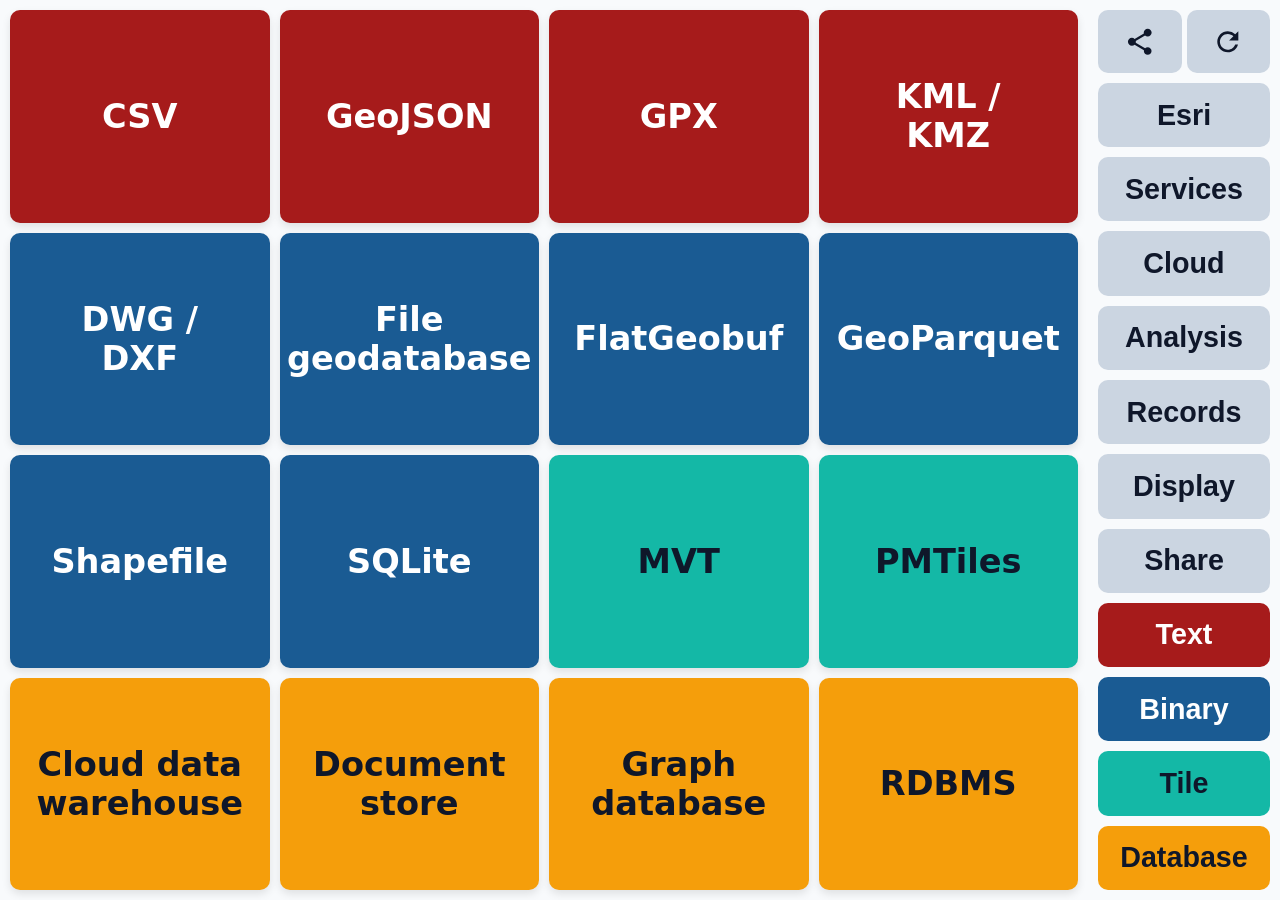
<file: index.html>
<!DOCTYPE html>
<html lang="en">

<head>
    <meta charset="UTF-8">
    <meta name="viewport" content="width=device-width, initial-scale=1.0">
    <title>No Shapefiles!</title>
    <link rel="stylesheet" href="styles.css">
</head>

<body>

    <div class="container" id="gridContainer"></div>

    <div class="sidebar" id="sidebar">
        <div class="utility-group">

            <button id="share" class="control-btn share-btn" aria-label="Open Share QR Code" title="Share App">
                <svg viewBox="0 0 24 24" aria-hidden="true" focusable="false">
                    <!-- Standard outward diagonal share arrow path -->
                    <path fill="currentColor"
                        d="M18 16.08c-.76 0-1.44.3-1.96.77L8.91 12.7c.05-.23.09-.46.09-.7s-.04-.47-.09-.7l7.05-4.11c.54.5 1.25.81 2.04.81 1.66 0 3-1.34 3-3s-1.34-3-3-3-3 1.34-3 3c0 .24.04.47.09.7L8.04 9.81C7.5 9.31 6.79 9 6 9c-1.66 0-3 1.34-3 3s1.34 3 3 3c.79 0 1.5-.31 2.04-.81l7.12 4.16c-.05.21-.08.43-.08.65 0 1.61 1.31 2.92 2.92 2.92s2.92-1.31 2.92-2.92c0-1.61-1.31-2.92-2.92-2.92z" />
                </svg>
            </button>
            <!-- The button contains the accessible label; the inner SVG is hidden from assistive tech -->
            <button id="reset" class="control-btn reset-btn" aria-label="Reset Filter Layout" title="Reset Layout">
                <svg viewBox="0 0 24 24" aria-hidden="true" focusable="false">
                    <!-- Standard circular reset loop path -->
                    <path fill="currentColor"
                        d="M17.65 6.35A7.958 7.958 0 0 0 12 4c-4.42 0-7.99 3.58-7.99 8s3.57 8 7.99 8c3.73 0 6.84-2.55 7.73-6h-2.08c-.82 2.33-3.04 4-5.65 4-3.31 0-6-2.69-6-6s2.69-6 6-6c1.66 0 3.14.69 4.22 1.78L13 11h7V4l-2.35 2.35z" />
                </svg>
            </button>
        </div>
        <button class="control-btn type-btn human-readable-data-file" id="human-readable-data-file">Text</button>
        <button class="control-btn type-btn machine-readable-data-file" id="machine-readable-data-file">Binary</button>
        <button class="control-btn type-btn display-tile" id="display-tile">Tile</button>
        <button class="control-btn type-btn database" id="database">Database</button>

    </div>
    <div id="qrModal" class="modal-overlay">
        <div class="modal-content">
            <p>Scan to open the app.</p>
            <p>Tap or click anywhere to close.</p>
            <img src="images/qrcode-no-shapefiles.png" alt="Scan to share app" />
            <p>
                <a href="https://github.com/travisormsby/no-shapefiles/issues/new" target="_blank">
                    Submit an issue
                </a>
                on GitHub.
            </p>


        </div>
    </div>

    <script type="module" src="index.js"></script>
</body>

</html>
</file>
<file: styles.css>
* {
    box-sizing: border-box;
    margin: 0;
    padding: 0;
}

body {
    font-family: system-ui, -apple-system, sans-serif;
    display: flex;
    height: 100svh;
    background-color: #F8FAFC;
    overflow: hidden;
    flex-direction: column;
}


p+p {
    margin-top: 5%;
}

a:link,
a:visited,
a:hover {
    color: #9ECFFF;
    text-decoration: underline;
}

a:active {
    color: #ff9e47;
    text-decoration: underline;
}

/* 1. Fully variable grid layout container */
.container {
    flex: 1;
    display: grid;
    grid-template-columns: repeat(var(--grid-cols, 4), 1fr);
    grid-auto-rows: calc((80svh - 30px - (var(--grid-rows, 4) - 1) * 5px) / var(--grid-rows, 4));
    grid-auto-flow: dense;
    gap: 5px;
    padding: 10px;
    overflow-y: scroll;

    /* Hide scrollbar for Chrome, Safari, and Opera */
    &::-webkit-scrollbar {
        display: none;
    }

    /* Firefox */
    scrollbar-width: none;
}


.sidebar {
    height: 20svh;
    padding: 10px;
    display: grid;
    grid-template-columns: repeat(4, 1fr);
    gap: 5px;
}

.utility-group {
    grid-column: span 1;
    grid-row: span 1;
    display: flex;
    flex-direction: row;
    align-items: center;
    /* Centers items cleanly on the horizontal axis line */
    gap: 5px;
}

.utility-group .control-btn {
    flex: 1;
    height: 100%;
    display: flex;
    align-items: center;
    justify-content: center;
}

.utility-group .control-btn svg {
    /* Constrains bounds inside padding box */
    display: block;
    pointer-events: none;
    width: calc(1.8vh + 10px);
    height: calc(1.8vh + 10px);
}


.control-btn {
    padding: 10px;
    background-color: #CBD5E1;
    color: #0F172A;
    border: none;
    border-radius: 10px;
    cursor: pointer;
    grid-column: span 1;
    grid-row: span 1;
}

.active {
    background-color: #343a40;
    color: #ffffff
}

.control-btn {
    font-size: clamp(0.5rem, .8vh + 0.5rem, 3rem);
}

.card {
    background-color: transparent;
    color: white;
    border-radius: 10px;
    display: flex;
    align-items: center;
    opacity: 1;
    grid-column: span 2;
    grid-row: span 1;
    width: 100%;
    height: 100%;
    perspective: 1000px;
    cursor: pointer;
    font-size: clamp(0.5rem, 2vw + 0.5rem, 3.5rem);
}

.flip-card-inner {
    position: relative;
    width: 100%;
    height: 100%;
    text-align: center;
    transition: transform 0.8s;
    transform-style: preserve-3d;
    /* Ensures child elements exist in 3D space */
}

.card.flipped {
    grid-column: span 4 !important;
    grid-row: span 3 !important;
    order: -1 !important;
}

/* Trigger the flip on hover */
.card.flipped .flip-card-inner {
    transform: rotateY(180deg);
}

.flip-card-front,
.control-btn {
    font-weight: 600;
    align-items: center;
}

/* 3. Position both the front and back faces absolute to stack them */
.flip-card-front,
.flip-card-back {
    position: absolute;
    width: 100%;
    height: 100%;
    -webkit-backface-visibility: hidden;
    /* Safari support */
    backface-visibility: hidden;
    /* Hides the face when it's turned away */
    justify-content: center;
    display: flex;
    border-radius: 10px;
    box-shadow: 0 4px 8px rgba(0, 0, 0, 0.1);
    padding: 2rem;
    overflow: hidden;
    text-overflow: ellipsis;
}

/* Style the back side (pre-rotated so it faces backwards initially) */
.flip-card-back {
    background-color: #343a40;
    color: white;
    font-size: 0.9rem;
    transform: rotateY(180deg);
    text-align: left;
    flex-direction: column;
}

.human-readable-data-file {
    background-color: #A61B1B;
    color: #ffffff
}

.machine-readable-data-file {
    background-color: #1A5B93;
    color: #ffffff
}

.database {
    background-color: #F59E0B;
    color: #0F172A;
}

.display-tile {
    background-color: #14B8A6;
    color: #0F172A
}


.card.shrink {
    display: none;
}

/* Independent layout sizes */
.card.grow-rate-1 {
    grid-column: span 2;
    grid-row: span 1;
    order: 3;
}

.card.grow-rate-2 {
    grid-column: span 2;
    grid-row: span 2;
    order: 2;
}

.card.grow-rate-3 {
    grid-column: span 2;
    grid-row: span 3;
    order: 1;
}

.animating {
    transition: transform 0.6s cubic-bezier(0.25, 1, 0.5, 1),
        opacity 0.4s ease,
        background-color 0.6s ease;
}

.card:not(.flipped) .flip-card-back {
    color: transparent
}

/* Modal Overlay Background */
.modal-overlay {
    position: fixed;
    top: 0;
    left: 0;
    width: 100vw;
    height: 100svh;
    background-color: rgba(15, 23, 42, 0.85);
    /* Semi-transparent Slate 900 */
    backdrop-filter: blur(8px);
    display: flex;
    align-items: center;
    justify-content: center;
    z-index: 9999;
    /* Higher than your .card.flipped stack */
    opacity: 0;
    pointer-events: none;
    transition: opacity 0.3s ease;
}

/* Toggle Class */
.modal-overlay.open {
    opacity: 1;
    pointer-events: auto;
}

/* Modal Content Container */
.modal-content {
    text-align: center;
    color: #ffffff;
    padding: 20px;
}

.modal-content img {
    max-width: 80vw;
    max-height: 80vh;
    border-radius: 15px;
    box-shadow: 0 10px 25px rgba(0, 0, 0, 0.3);
    background: #f5f6f6;
    /* Ensures code stays high contrast */
    padding: 15px;
    margin: 2vh;
}

.modal-content p {
    font-size: 1rem;
    font-weight: 500;
    opacity: 0.8;
}


/* Desktop responsiveness */
@media (width >=1200px) {
    .container {
        grid-template-columns: repeat(var(--grid-cols, 8), 1fr);
        grid-auto-rows: calc((100svh - 20px - (var(--grid-rows, 4) - 1) * 10px) / var(--grid-rows, 4));
        gap: 10px;
    }

    .card.grow-rate-1 {
        grid-column: span 2;
        grid-row: span 1;
    }

    .card.grow-rate-2 {
        grid-column: span 4;
        grid-row: span 1;
    }

    .card.grow-rate-3 {
        grid-column: span 6;
        grid-row: span 1;
    }

    /* Trigger the flip on hover */
    .card.flipped .flip-card-inner,
    .flip-card-back {
        transform: rotateX(180deg);
    }

    .flip-card-back {
        padding: 4rem;
        font-size: 2.5vw
    }

    .flip-card-front {
        font-size: clamp(0.5rem, 2.0vw + 0.5rem, 3.5rem);
    }

    .card.flipped {
        grid-column: span 6 !important;
        grid-row: span 3 !important;
        order: -1 !important;

    }

    body {
        flex-direction: row;
    }

    .sidebar {
        width: 15vw;
        height: calc(100vh - 0px);
        grid-template-columns: repeat(1, 1fr);
        gap: 10px;
    }

    .control-btn,
    .card {
        font-size: clamp(0.5rem, 2.3vh + 0.5rem, 4.5rem);
    }

    .utility-group .control-btn svg {
        width: calc(2.4vh + 10px);
        height: calc(2.4vh + 10px);
    }

    .modal-content img {
        min-height: 50vh;
    }
}
</file>
